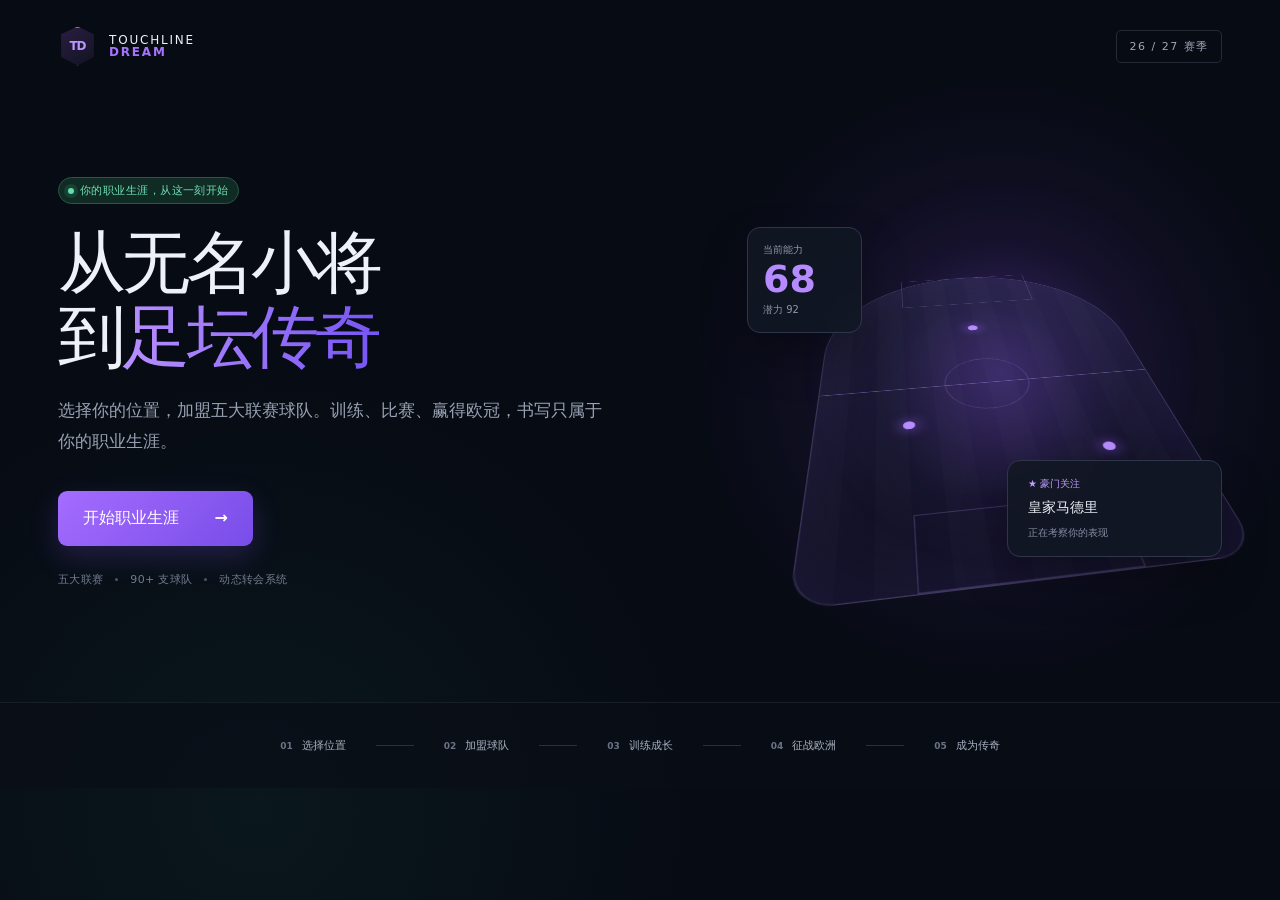
<file: index.html>
<!doctype html>
<html lang="zh-CN">
  <head>
    <meta charset="UTF-8">
    <meta name="viewport" content="width=device-width, initial-scale=1.0">
    <meta name="theme-color" content="#090d15">
    <title>Touchline Dream · 绿茵生涯</title>
    <link rel="icon" href="data:image/svg+xml,<svg xmlns=%22http://www.w3.org/2000/svg%22 viewBox=%220 0 100 100%22><text y=%22.9em%22 font-size=%2290%22>⚽</text></svg>">
    <script type="module" crossorigin src="./assets/index-Bre5NRjZ.js"></script>
    <link rel="stylesheet" crossorigin href="./assets/index-DWL1FswO.css">
  </head>
  <body>
    <div id="root"></div>
  </body>
</html>
</file>
<file: assets/index-DWL1FswO.css>
:root{font-family:Inter,Segoe UI,Microsoft YaHei,system-ui,sans-serif;color:#eef1f7;background:#070b14;font-synthesis:none;--ink:#eef1f7;--muted:#8f98aa;--panel:#111722;--panel2:#151c29;--line:#252d3a;--purple:#9a68ff;--green:#53d6a3}*{box-sizing:border-box}body{margin:0;min-width:320px;background:#070b14;color:var(--ink)}button,input{font:inherit}button{cursor:pointer}.primary{border:0;border-radius:9px;background:linear-gradient(135deg,#a56cff,#784de8);color:#fff;font-weight:700;padding:14px 20px;box-shadow:0 10px 28px #7e4ee83d;transition:.2s}.primary:hover{transform:translateY(-1px);filter:brightness(1.08)}.primary:disabled,button:disabled{opacity:.42;cursor:not-allowed;transform:none}.badge{display:inline-flex;align-items:center;gap:6px;border:1px solid #343c49;background:#1a212d;color:#b6becb;border-radius:999px;padding:5px 9px;font-size:11px;font-weight:700;letter-spacing:.04em;white-space:nowrap}.badge.live{color:#70e4b6;border-color:#245a49;background:#102b24}.badge.live i{width:6px;height:6px;border-radius:50%;background:#60dfa9;box-shadow:0 0 0 4px #53d6a31f}.badge.champions{color:#c9acff;border-color:#503a77;background:#251b39}.badge.europa{color:#ffcf74;border-color:#6b5127;background:#2d2417}.badge.conference{color:#6ce0bc;border-color:#285b4c;background:#132b25}.badge.good{color:#69dfb3;border-color:#285849;background:#132a24}.badge.muted{color:#9aa4b5;background:#181e28;border-color:#303745}.meter{height:6px;background:#252c38;border-radius:99px;overflow:hidden}.meter span{display:block;height:100%;border-radius:99px;background:#5aa9ff;transition:width .4s}.start-shell{min-height:100vh;overflow:hidden;background:radial-gradient(circle at 78% 42%,rgba(88,48,153,.26),transparent 27%),radial-gradient(circle at 20% 90%,rgba(29,110,91,.12),transparent 34%),#070b14;position:relative}.landing-nav{height:92px;max-width:1220px;margin:auto;display:flex;align-items:center;justify-content:space-between;padding:0 28px}.brand{display:flex;align-items:center;gap:12px;font-size:12px;line-height:1.03;letter-spacing:.15em}.brand b{color:#a774ff;font-weight:800}.brand-mark{width:39px;height:39px;display:grid;place-items:center;border:1px solid #915ff1;color:#ba94ff;font-weight:800;letter-spacing:-.08em;clip-path:polygon(50% 0,92% 20%,92% 78%,50% 100%,8% 78%,8% 20%);background:linear-gradient(145deg,#2a1d43,#111421)}.season-pill{font-size:11px;color:#9fa8b8;letter-spacing:.14em;border:1px solid #242b36;padding:8px 12px;border-radius:5px}.hero{max-width:1220px;min-height:610px;margin:auto;display:grid;grid-template-columns:1fr 1fr;align-items:center;padding:30px 28px 60px}.hero-copy{z-index:2}.hero h1{font-size:68px;line-height:1.08;margin:22px 0;font-weight:800;letter-spacing:-.055em}.hero h1 span{background:linear-gradient(90deg,#b890ff,#7755f4);-webkit-background-clip:text;color:transparent}.hero-copy>p{max-width:550px;color:#99a2b3;font-size:17px;line-height:1.8;margin-bottom:34px}.hero-cta{font-size:16px;padding:17px 25px}.hero-cta span{margin-left:30px}.feature-line{display:flex;align-items:center;gap:12px;color:#727c8e;font-size:11px;margin-top:26px;letter-spacing:.03em}.feature-line i{width:3px;height:3px;border-radius:50%;background:#4c5565}.stadium-art{height:520px;position:relative}.glow{position:absolute;width:400px;height:400px;right:20px;top:50px;background:radial-gradient(circle,rgba(146,92,255,.28),rgba(71,45,123,.08) 45%,transparent 70%);filter:blur(4px)}.pitch{position:absolute;width:330px;height:470px;right:70px;top:25px;border:1px solid rgba(172,141,239,.28);transform:perspective(600px) rotateX(54deg) rotate(-8deg);border-radius:180px 180px 35px 35px;background:linear-gradient(90deg,rgba(255,255,255,.012) 50%,transparent 50%),linear-gradient(#3763531f,#14192c0f);background-size:55px 100%,100%;box-shadow:0 0 90px #7548d02e inset}.pitch:after,.half{content:"";position:absolute;left:0;right:0;top:50%;border-top:1px solid rgba(172,141,239,.25)}.center-circle{position:absolute;width:85px;height:85px;border:1px solid rgba(172,141,239,.25);border-radius:50%;left:50%;top:50%;transform:translate(-50%,-50%)}.box{position:absolute;width:160px;height:70px;border:1px solid rgba(172,141,239,.24);left:50%;transform:translate(-50%)}.box.top{top:0}.box.bottom{bottom:0}.player-dot{position:absolute;width:11px;height:11px;border-radius:50%;background:#b78cff;box-shadow:0 0 16px #9c65ff}.p1{left:48%;top:26%}.p2{left:24%;top:61%}.p3{right:20%;top:72%}.floating-card{position:absolute;background:#121724e0;-webkit-backdrop-filter:blur(16px);backdrop-filter:blur(16px);border:1px solid #30364a;border-radius:13px;box-shadow:0 22px 45px #00000052}.rating-card{right:360px;top:105px;width:115px;padding:15px}.rating-card small,.rating-card span{display:block;color:#8f98a8;font-size:10px}.rating-card strong{font-size:38px;color:#b68bff;line-height:1.2}.offer-card{right:0;bottom:85px;padding:16px 20px;width:215px}.offer-card span{display:block;color:#c29dff;font-size:10px;margin-bottom:8px}.offer-card strong{display:block;font-size:14px;margin-bottom:4px}.offer-card small{color:#858fa2;font-size:10px}.career-path{height:86px;border-top:1px solid #181e28;display:flex;align-items:center;justify-content:center;gap:30px;background:#0a0e17ad}.career-path>div{display:flex;align-items:center;gap:9px;color:#a8b0bf;font-size:11px}.career-path b{color:#6b7486;font-size:9px}.career-path>i{width:38px;border-top:1px solid #29303b}.setup-shell{min-height:100vh;background:radial-gradient(circle at 50% -10%,rgba(119,73,214,.13),transparent 35%),#090d16}.setup-head{height:78px;border-bottom:1px solid #202633;display:flex;align-items:center;padding:0 30px;position:sticky;top:0;background:#090d16f0;-webkit-backdrop-filter:blur(14px);backdrop-filter:blur(14px);z-index:5}.icon-btn{width:38px;height:38px;border:1px solid #2a3240;border-radius:8px;background:#131925;color:#d5dae3}.setup-title{margin-left:18px;display:flex;flex-direction:column}.setup-title span{font-weight:700}.setup-title small{color:#7f899c;font-size:11px;margin-top:3px}.steps{margin-left:auto;display:flex;align-items:center}.steps span{width:26px;height:26px;border:1px solid #343b49;border-radius:50%;display:grid;place-items:center;color:#7c8799;font-size:11px}.steps span.active{border-color:#9466ee;color:#c7a9ff;background:#241936}.steps i{width:40px;border-top:1px solid #303744}.setup-content{max-width:870px;margin:0 auto;padding:64px 24px 100px}.setup-content.wide{max-width:980px}.eyebrow,.section-kicker{font-size:10px;color:#a877ff;font-weight:800;letter-spacing:.16em}.setup-content h2{font-size:34px;margin:10px 0 8px;letter-spacing:-.03em}.sub{margin:0 0 38px;color:#858fa1}.field-label{display:block;font-size:12px;font-weight:700;color:#aab2c0;margin:20px 0 9px}.name-input{width:100%;background:#121824;color:#edf0f5;border:1px solid #2c3442;border-radius:9px;padding:14px 16px;outline:none}.name-input:focus{border-color:#8859e6;box-shadow:0 0 0 3px #8859e61f}.position-grid{display:grid;grid-template-columns:repeat(2,1fr);gap:12px}.position-card{min-height:105px;text-align:left;display:flex;align-items:center;gap:16px;background:#111722;border:1px solid #272e3a;border-radius:11px;padding:16px;color:#edf0f5;position:relative;transition:.2s}.position-card:hover{border-color:#4c3d68;transform:translateY(-1px)}.position-card.selected{border-color:var(--pos);background:linear-gradient(120deg,color-mix(in srgb,var(--pos) 12%,#111722),#111722)}.pos-icon{width:48px;height:48px;border-radius:10px;display:grid;place-items:center;background:color-mix(in srgb,var(--pos) 15%,#171c26);color:var(--pos);font-size:20px}.position-card strong{font-size:14px}.position-card small{font-size:9px;color:var(--pos);margin-left:8px}.position-card p{margin:7px 0 0;color:#7f899b;font-size:11px}.check{position:absolute;right:14px;top:14px;width:18px;height:18px;border-radius:50%;display:grid;place-items:center;background:var(--pos);color:#111;font-size:10px}.continue{margin-top:30px;width:100%}.continue span{float:right}.league-tabs{display:grid;grid-template-columns:repeat(5,1fr);border-bottom:1px solid #282f3c;margin-bottom:16px}.league-tabs button{border:0;border-bottom:2px solid transparent;background:transparent;color:#7f899b;padding:14px 8px}.league-tabs button span{display:block;font-size:9px;letter-spacing:.1em;margin-bottom:4px}.league-tabs button.active{color:#c5a7ff;border-bottom-color:#9466ee}.club-list{display:grid;grid-template-columns:1fr 1fr;gap:8px;max-height:470px;overflow:auto;padding-right:5px}.club-row{display:flex;align-items:center;gap:12px;padding:11px 12px;background:#111722;border:1px solid #252d39;border-radius:9px;color:#e9edf3;text-align:left}.club-row:hover,.club-row.selected{border-color:#7652ba;background:#161c29}.club-crest{width:34px;height:34px;border-radius:9px;background:linear-gradient(145deg,color-mix(in srgb,var(--club) 60%,#263040),#1a202b);display:grid;place-items:center;color:#fff;font-weight:800;flex:0 0 auto}.club-name{display:flex;flex-direction:column;min-width:0;flex:1}.club-name strong{font-size:12px;white-space:nowrap;overflow:hidden;text-overflow:ellipsis}.club-name small{color:#717c8e;font-size:9px;margin-top:3px}.club-rating{text-align:right}.club-rating small{display:block;color:#717b8e;font-size:8px}.club-rating b{font-size:13px}.row-arrow{color:#657084}.setup-action{position:sticky;bottom:0;margin-top:16px;padding:13px 16px;display:flex;align-items:center;justify-content:space-between;background:#121824f2;border:1px solid #2b3341;border-radius:11px;-webkit-backdrop-filter:blur(14px);backdrop-filter:blur(14px)}.setup-action>div{display:grid;grid-template-columns:38px auto;grid-template-rows:auto auto;column-gap:10px}.mini-avatar{grid-row:1/3;width:38px;height:38px;border-radius:50%;display:grid;place-items:center;background:#262034;color:#b996ff}.setup-action strong{font-size:12px}.setup-action small{font-size:9px;color:#7e889a}.game-shell{min-height:100vh;display:grid;grid-template-columns:224px 1fr;background:#090d15}.game-shell aside{height:100vh;position:sticky;top:0;border-right:1px solid #202632;background:#0c111b;padding:25px 16px 16px;display:flex;flex-direction:column}.brand.small{margin:0 8px 30px}.profile-mini{display:flex;align-items:center;gap:9px;background:#131925;border:1px solid #252d39;border-radius:10px;padding:11px;margin-bottom:24px}.avatar{width:38px;height:38px;border-radius:50%;display:grid;place-items:center;background:color-mix(in srgb,var(--pos) 18%,#171d28);color:var(--pos);border:1px solid color-mix(in srgb,var(--pos) 45%,#25303a)}.profile-mini div{display:flex;flex-direction:column;min-width:0;flex:1}.profile-mini strong{font-size:11px;white-space:nowrap;overflow:hidden;text-overflow:ellipsis}.profile-mini small{font-size:9px;color:#788396}.profile-mini>b{font-size:18px;color:#c4a3ff}.game-shell aside nav{display:flex;flex-direction:column;gap:5px}.game-shell aside nav button{height:43px;border:0;border-radius:8px;background:transparent;color:#808b9e;text-align:left;padding:0 12px;display:flex;align-items:center;gap:12px;font-size:12px}.game-shell aside nav button span{font-size:16px;width:17px;text-align:center}.game-shell aside nav button:hover{background:#131a26;color:#c7ced9}.game-shell aside nav button.active{background:linear-gradient(90deg,#251b38,#161924);color:#c8abff;border-left:2px solid #9969f1}.game-shell aside nav button b{margin-left:auto;background:#9666ed;color:#fff;border-radius:99px;font-size:9px;padding:2px 6px}.new-career{margin-top:auto;border:0;background:transparent;color:#626d7f;font-size:10px;padding:12px}.dashboard{padding:28px 34px 60px;max-width:1500px;width:100%;margin:auto}.dash-head{display:flex;align-items:center;justify-content:space-between;margin-bottom:25px}.dash-head small{font-size:10px;color:#737e91}.dash-head h2{margin:5px 0 0;font-size:23px;letter-spacing:-.02em}.club-chip{display:flex;align-items:center;gap:10px}.club-chip div{display:flex;flex-direction:column}.club-chip strong{font-size:11px}.club-chip small{font-size:9px;color:#758092;margin-top:3px}.stat-grid{display:grid;grid-template-columns:1.15fr 1fr 1fr 1.15fr;gap:11px}.stat-card{position:relative;min-height:118px;background:#111722;border:1px solid #242c38;border-radius:11px;padding:17px;display:flex;flex-direction:column;overflow:hidden}.stat-card>span:first-child{color:#8993a4;font-size:10px}.stat-card>strong{font-size:29px;margin:7px 0 9px;letter-spacing:-.03em}.stat-card>strong small{font-size:12px;color:#8d97a8}.stat-card>small{font-size:9px;color:#7a8496}.stat-card .meter{width:72%;margin-bottom:9px}.primary-stat{background:linear-gradient(135deg,#1d1830,#131723);border-color:#3f315c}.primary-stat>strong{color:#c09cff}.rating-ring{position:absolute;width:90px;height:90px;border-radius:50%;right:-18px;bottom:-22px;background:conic-gradient(#9a68ff var(--pct),#292439 0);opacity:.22}.trend{font-size:9px!important;color:#61d3a9!important;margin-top:auto}.dash-grid{display:grid;grid-template-columns:1.45fr 1fr;gap:12px;margin-top:12px}.panel,.page-panel{background:#101620;border:1px solid #242c38;border-radius:11px;padding:19px}.panel-head{display:flex;align-items:flex-start;justify-content:space-between;margin-bottom:16px}.panel-head h3{font-size:14px;margin:4px 0 0}.panel-head button{border:0;background:transparent;color:#9a76db;font-size:10px}.fixture{display:grid;grid-template-columns:1fr 85px 1fr;align-items:center;padding:12px 0 17px}.team{text-align:center;display:flex;align-items:center;flex-direction:column}.big-crest{width:58px;height:58px;border-radius:18px;display:grid;place-items:center;font-size:21px;font-weight:800;margin-bottom:9px;background:linear-gradient(145deg,#6350a5,#241e3a);border:1px solid #6e59a4;box-shadow:0 13px 25px #0003}.big-crest.away{background:linear-gradient(145deg,#354863,#182231);border-color:#455c78}.team strong{font-size:11px;max-width:120px}.team small{color:#687486;font-size:8px;margin-top:3px}.versus{text-align:center;display:flex;flex-direction:column}.versus small,.versus span{font-size:8px;color:#697486}.versus b{font-size:17px;margin:7px}.match-btn{display:block;width:72%;margin:auto;padding:11px}.match-note{display:block;text-align:center;color:#626d7f;margin-top:9px}.attributes .attr{display:grid;grid-template-columns:38px 1fr 26px;align-items:center;gap:10px;margin:14px 0}.attr span,.attr b{font-size:10px}.attr b{text-align:right}.season-numbers{display:grid;grid-template-columns:repeat(4,1fr);padding:7px 0 20px}.season-numbers>div{display:flex;flex-direction:column;text-align:center;border-right:1px solid #252d39}.season-numbers>div:last-child{border:0}.season-numbers strong{font-size:20px}.season-numbers span{font-size:8px;color:#7f8a9b;margin-top:4px}.form-line{border-top:1px solid #252c38;padding-top:14px;display:flex;justify-content:space-between;align-items:center}.form-line>span{font-size:10px;color:#8791a2}.form-line div{display:flex;gap:6px}.form-line b{width:23px;height:23px;display:grid;place-items:center;border-radius:5px;font-size:9px}.form-line .W{background:#173b31;color:#65dcb0}.form-line .D{background:#34313a;color:#c8c2cd}.form-line .L{background:#43232a;color:#ff899a}.timeline>div{display:grid;grid-template-columns:10px 1fr auto;gap:10px;position:relative;padding-bottom:14px}.timeline i{width:7px;height:7px;border-radius:50%;background:#687486;margin-top:4px}.timeline .good i{background:#55d6a7}.timeline .bad i{background:#ff7187}.timeline div div{display:flex;flex-direction:column}.timeline strong{font-size:10px}.timeline small{color:#788396;font-size:9px;margin-top:3px}.timeline>div>span{font-size:8px;color:#5f6a7c}.alert{display:flex;align-items:center;gap:14px;border-radius:9px;padding:12px 15px;margin-bottom:12px;background:#1b1628;border:1px solid #47355f}.alert strong{font-size:11px;color:#c6a8ff}.alert span{font-size:10px;color:#8e98aa;flex:1}.alert button{border:0;background:transparent;color:#b995ff;font-size:10px}.alert.danger{background:#28161b;border-color:#60303b}.alert.danger strong{color:#ff8b9c}.page-panel{padding:24px;min-height:600px}.training-hero,.market-head{display:flex;justify-content:space-between;align-items:center;border-bottom:1px solid #252c38;padding-bottom:22px;margin-bottom:22px}.training-hero h3,.market-head h3{margin:6px 0;font-size:20px}.training-hero p,.market-head p{color:#7e899a;font-size:11px;margin:0}.training-hero>div:last-child{width:180px}.training-hero>div:last-child span{font-size:9px;color:#8b95a5}.training-hero>div:last-child strong{float:right;font-size:18px;margin-bottom:8px}.training-hero .meter{clear:both}.training-grid{display:grid;grid-template-columns:repeat(3,1fr);gap:11px}.training-card{text-align:left;position:relative;background:#141a25;color:#edf1f6;border:1px solid #29313d;border-radius:11px;padding:17px}.training-card:hover:not(:disabled){border-color:#6e50a4;transform:translateY(-2px)}.training-card.recommended{background:linear-gradient(145deg,#18182a,#131925)}.train-icon{font-size:23px;color:#af84ff}.training-card>.badge{position:absolute;right:13px;top:13px}.training-card h3{font-size:13px;margin:17px 0 5px}.training-card p{color:#7a8597;font-size:9px;height:25px}.training-card>div{border-top:1px solid #282f3b;padding-top:11px;display:flex;justify-content:space-between;font-size:9px;color:#8993a3}.training-card b{color:#61d9ac}.training-card em{color:#ff8798;font-style:normal}.rest-card{width:100%;display:flex;align-items:center;text-align:left;margin-top:12px;padding:16px;background:#111722;color:#e8ecf2;border:1px dashed #323b49;border-radius:10px}.rest-card>span{font-size:20px;color:#7da9e5;margin-right:14px}.rest-card div{display:flex;flex-direction:column;flex:1}.rest-card strong{font-size:11px}.rest-card small{font-size:9px;color:#778295;margin-top:3px}.rest-card>b{font-size:9px;color:#9c7bd8}.done-banner{margin-top:15px;border-radius:8px;padding:12px;text-align:center;background:#142a24;color:#65d6ab;font-size:10px}.competition-banner{border-radius:13px;padding:26px;background:radial-gradient(circle at 90%,rgba(150,102,238,.2),transparent 35%),linear-gradient(135deg,#1d1830,#111722);border:1px solid #41335d;display:flex;justify-content:space-between}.competition-banner h3{font-size:24px;margin:11px 0 6px}.competition-banner p{color:#969eac;font-size:11px}.trophy{font-size:70px;color:#a276ed;opacity:.45}.schedule-card{margin-top:16px;border:1px solid #29313d;border-radius:10px;overflow:hidden}.schedule-row{display:grid;grid-template-columns:75px 110px 1fr auto;align-items:center;gap:12px;padding:14px;border-bottom:1px solid #252d39}.schedule-row:last-child{border:0}.schedule-row>span,.schedule-row>small{font-size:9px;color:#7e899a}.schedule-row strong{font-size:11px}.schedule-row strong b{color:#667185;margin:0 8px}.schedule-row .primary{padding:9px 13px;font-size:10px}.career-header{display:flex;align-items:center;padding:20px;background:linear-gradient(135deg,#1d1830,#131823);border:1px solid #3a2d55;border-radius:12px;margin-bottom:14px}.avatar.large{width:76px;height:76px;font-size:28px;margin-right:18px}.career-header>div{flex:1}.career-header h2{margin:8px 0 3px}.career-header p{font-size:10px;color:#8892a4;margin:0}.career-header>strong{font-size:42px;color:#c09dff}.career-header>strong small{font-size:10px}.career-stats{display:grid;grid-template-columns:repeat(5,1fr);gap:9px;margin-bottom:14px}.career-stats>div{background:#131925;border:1px solid #272f3b;border-radius:9px;padding:14px;display:flex;flex-direction:column}.career-stats span{font-size:9px;color:#828c9d}.career-stats strong{font-size:18px;margin-top:6px}.growth-row{display:grid;grid-template-columns:55px 1fr 35px 55px;align-items:center;gap:12px;margin:14px 0}.growth-row span,.growth-row b,.growth-row small{font-size:10px}.growth-row small{color:#7b8698}.market-value{text-align:right}.market-value span{display:block;color:#7e899b;font-size:9px}.market-value strong{font-size:26px;color:#c3a2ff}.empty-offers{text-align:center;padding:70px 20px}.empty-offers>span{font-size:42px;color:#845ec7}.empty-offers h3{font-size:18px}.empty-offers p{font-size:10px;color:#818b9c}.empty-offers button{margin-top:15px}.offers-list{display:grid;grid-template-columns:repeat(2,1fr);gap:14px}.offer-sheet{background:linear-gradient(145deg,#1b1930,#131925);border:1px solid #443461;border-radius:12px;padding:20px}.offer-top{display:flex;gap:14px}.offer-top h2{font-size:19px;margin:9px 0 4px}.offer-top p{font-size:9px;color:#828c9d}.offer-terms{display:grid;grid-template-columns:repeat(3,1fr);border-top:1px solid #302b43;border-bottom:1px solid #302b43;margin:17px 0;padding:14px 0}.offer-terms div{display:flex;flex-direction:column}.offer-terms span{font-size:8px;color:#7f899a}.offer-terms strong{font-size:15px;margin-top:4px}.offer-sheet>.primary{width:70%}.decline{width:28%;background:transparent;border:0;color:#778294}.club-row.unavailable{opacity:.5;cursor:not-allowed}.club-row.unavailable:hover{border-color:#252d39;background:#111722}.life-hero{display:flex;justify-content:space-between;align-items:flex-start;border-bottom:1px solid #252c38;padding-bottom:22px;margin-bottom:18px}.life-hero h3{font-size:20px;margin:6px 0}.life-hero p{color:#7e899a;font-size:11px;margin:0}.relationship-grid{display:grid;grid-template-columns:repeat(3,1fr);gap:11px;margin-bottom:18px}.relationship-stat{background:#131925;border:1px solid #29313d;border-radius:10px;padding:15px}.relationship-stat>span{display:block;color:#8893a5;font-size:9px}.relationship-stat>strong{display:block;font-size:25px;margin:6px 0}.relationship-stat>.meter{margin-bottom:9px}.relationship-stat>small{color:#758092;font-size:9px}.life-grid{display:grid;grid-template-columns:repeat(3,1fr);gap:12px}.life-card{position:relative;background:linear-gradient(145deg,#151b28,#111722);border:1px solid #2a3240;border-radius:12px;padding:19px;min-height:275px;display:flex;flex-direction:column}.life-card>.badge{position:absolute;right:15px;top:15px}.life-icon{font-size:29px;color:#b58cff}.life-card h3{font-size:15px;margin:19px 0 8px}.life-card>p{color:#7d8799;font-size:10px;line-height:1.7;margin:0}.life-impact{display:flex;flex-direction:column;gap:4px;border-top:1px solid #29313d;margin-top:auto;padding:13px 0}.life-impact span{font-size:9px;color:#65d6ab}.life-impact em{font-style:normal;font-size:9px;color:#ff8798}.life-card .primary{width:100%;padding:10px}.match-center-grid{display:grid;grid-template-columns:1fr 1.15fr;gap:16px;margin-top:18px}.subhead{display:flex;align-items:flex-end;justify-content:space-between;margin-bottom:10px}.subhead h3{font-size:14px;margin:4px 0 0}.schedule-card.compact{margin-top:0}.standings{border:1px solid #29313d;border-radius:10px;overflow:hidden;background:#111722}.standings-head,.standing-row{display:grid;grid-template-columns:28px minmax(110px,1fr) repeat(5,28px) 32px;align-items:center;gap:5px;padding:8px 10px}.standings-head{background:#171d29;color:#6f7b8f;font-size:8px}.standing-row{border-top:1px solid #242c38;font-size:9px;position:relative}.standing-row:before{content:"";position:absolute;left:0;top:0;bottom:0;width:2px;background:transparent}.standing-row.ucl-zone:before{background:#a970ff}.standing-row.drop-zone:before{background:#ff7187}.standing-row.mine{background:#211a32;color:#d8c5ff}.standing-row strong{font-size:9px;white-space:nowrap;overflow:hidden;text-overflow:ellipsis}.standing-row span:not(:nth-child(2)),.standing-row b{text-align:center}.ucl-section{margin-top:24px}.ucl-fixtures{display:grid;grid-template-columns:1fr 1fr;gap:7px}.ucl-row{display:grid;grid-template-columns:62px 80px 1fr auto;align-items:center;gap:9px;background:#131925;border:1px solid #29313d;border-radius:8px;padding:10px}.ucl-row.current{border-color:#7652ba;background:#1c1930}.ucl-row>span,.ucl-row>small{font-size:8px;color:#7e899a}.ucl-row>strong{font-size:10px}.ucl-row strong b{color:#657084;margin:0 6px}.contract-hero,.finance-head{display:flex;justify-content:space-between;align-items:center;padding:24px;background:linear-gradient(135deg,#1d1830,#121823);border:1px solid #40315c;border-radius:12px;margin-bottom:16px}.contract-hero h3,.finance-head h3{font-size:21px;margin:7px 0}.contract-hero p,.finance-head p{color:#838d9f;font-size:10px;margin:0}.contract-stamp{border:1px solid #5bcba1;color:#62d5a9;border-radius:50%;width:84px;height:84px;display:grid;place-items:center;transform:rotate(-8deg);font-size:11px}.contract-grid{display:grid;grid-template-columns:repeat(4,1fr);gap:10px;margin-bottom:16px}.contract-grid>div{background:#131925;border:1px solid #29313d;border-radius:9px;padding:15px;display:flex;flex-direction:column}.contract-grid span{font-size:9px;color:#818c9e}.contract-grid strong{font-size:21px;margin:7px 0}.contract-grid small{font-size:8px;color:#6f7a8c}.contract-paper{background:#111722;border:1px solid #29313d;border-radius:11px;padding:8px 20px}.contract-clause{display:grid;grid-template-columns:42px 1fr;gap:12px;padding:18px 0;border-bottom:1px solid #29313d}.contract-clause:last-child{border:0}.contract-clause>b{color:#7255a8;font-size:17px}.contract-clause strong{font-size:11px}.contract-clause p{color:#7c8799;font-size:9px;line-height:1.7;margin:5px 0 0}.wallet{min-width:145px;background:#151b27;border:1px solid #3c3152;border-radius:10px;padding:13px}.wallet span,.wallet small{display:block;font-size:8px;color:#818b9c}.wallet strong{display:block;font-size:25px;color:#c2a2ff;margin:5px 0}.shop-grid{display:grid;grid-template-columns:repeat(3,1fr);gap:11px}.shop-card{position:relative;background:#131925;border:1px solid #29313d;border-radius:11px;padding:17px;display:flex;flex-direction:column;min-height:220px}.shop-card.owned{background:#12221e;border-color:#285445}.shop-card>.badge{position:absolute;right:13px;top:13px}.shop-icon{font-size:25px;color:#b58cff}.shop-card h3{font-size:12px;margin:15px 0 6px}.shop-card p{font-size:9px;color:#788396;line-height:1.6;margin:0}.shop-effect{font-size:10px;color:#61d5a9;margin:auto 0 12px;padding-top:12px}.shop-card .primary{width:100%;padding:9px}.spending-note{display:flex;gap:13px;align-items:center;margin-top:14px;padding:13px;background:#171b24;border:1px dashed #323b49;border-radius:9px}.spending-note strong{font-size:10px;color:#c2a2ff}.spending-note span{font-size:9px;color:#788396}.ucl-format{display:grid;grid-template-columns:repeat(4,1fr);gap:8px;margin-bottom:10px}.ucl-format>div{background:#151927;border:1px solid #332b48;border-radius:8px;padding:10px;display:flex;align-items:baseline;gap:7px}.ucl-format strong{font-size:17px;color:#bea0ff}.ucl-format span{font-size:8px;color:#7d8799}.application-hero{display:grid;grid-template-columns:1fr 180px;gap:20px;padding:24px;background:linear-gradient(135deg,#1d1830,#121823);border:1px solid #40315c;border-radius:12px;margin-bottom:12px}.application-hero h3{font-size:21px;margin:7px 0}.application-hero p{font-size:10px;line-height:1.7;color:#838d9f;margin:0}.application-hero>div:last-child{align-self:center;background:#131925;border:1px solid #3a3050;border-radius:9px;padding:13px}.application-hero>div:last-child span,.application-hero>div:last-child small{display:block;font-size:8px;color:#7d8799}.application-hero>div:last-child strong{display:block;font-size:16px;color:#c3a2ff;margin:6px 0}.application-rules{display:grid;grid-template-columns:repeat(3,1fr);gap:8px;margin-bottom:13px}.application-rules span{font-size:9px;color:#818c9d;background:#121824;border:1px solid #29313d;border-radius:8px;padding:10px}.application-rules b{color:#b996ff;margin-right:5px}.application-grid{display:grid;grid-template-columns:repeat(3,1fr);gap:9px}.application-card{background:#131925;border:1px solid #29313d;border-radius:10px;padding:14px;display:flex;flex-direction:column;min-height:205px}.application-card.super{border-color:#5a3f42;background:linear-gradient(145deg,#201820,#131925)}.application-card>div:first-child{display:flex;align-items:center;justify-content:space-between}.application-card h3{font-size:12px;margin:12px 0 4px}.application-card>p{font-size:8px;color:#747f91;margin:0}.requirement{display:grid;grid-template-columns:1fr auto;align-items:center;margin:auto 0 10px;padding-top:12px;border-top:1px solid #29313d}.requirement span,.requirement small{font-size:8px;color:#7d8799}.requirement strong{font-size:18px;color:#c2a2ff}.requirement small{grid-column:1/3;margin-top:3px}.application-card .primary{width:100%;padding:8px}.news-hero{display:grid;grid-template-columns:1fr 190px;gap:20px;padding:25px;background:radial-gradient(circle at 85%,rgba(150,102,238,.2),transparent 35%),linear-gradient(135deg,#1d1830,#111722);border:1px solid #41335d;border-radius:13px;margin-bottom:16px}.news-hero h3{font-size:25px;margin:12px 0 7px}.news-hero p{color:#9099a9;font-size:10px;line-height:1.7;margin:0}.news-window{align-self:center;background:#131925;border:1px solid #3a3050;border-radius:10px;padding:14px}.news-window span,.news-window small{display:block;font-size:8px;color:#7d8799}.news-window strong{display:block;font-size:16px;margin:6px 0;color:#c4a4ff}.news-layout{display:grid;grid-template-columns:1.55fr .75fr;gap:14px}.news-feed{display:flex;flex-direction:column;gap:9px}.news-item{background:#131925;border:1px solid #29313d;border-radius:10px;padding:15px}.news-item.lead{border-color:#4a3869;background:#18172a}.news-item>div{display:flex;align-items:center;gap:9px}.news-item>div>span{font-size:8px;color:#667184}.news-item h3{font-size:13px;margin:10px 0 5px}.news-item p{font-size:9px;color:#7d8799;line-height:1.7;margin:0}.news-sidebar{display:flex;flex-direction:column;gap:9px}.news-sidebar>div{background:#111722;border:1px solid #29313d;border-radius:9px;padding:14px;display:flex;flex-direction:column}.news-sidebar span{font-size:8px;color:#778295}.news-sidebar strong{font-size:11px;margin:7px 0}.news-sidebar small{font-size:8px;color:#667184;line-height:1.5}.window-banner{display:flex;align-items:center;gap:13px;padding:12px 14px;margin-bottom:15px;border-radius:9px;background:#23181c;border:1px solid #59313a}.window-banner.open{background:#14251f;border-color:#285240}.window-banner strong{font-size:10px;color:#ff899a}.window-banner.open strong{color:#61d5a9}.window-banner span{font-size:9px;color:#808a9c}.result-modal.with-highlights{width:min(560px,100%);padding:26px}.match-highlights{text-align:left;margin-top:15px;border-top:1px solid #2c3441;padding-top:12px}.match-highlights>strong{display:block;color:#b996ff;font-size:10px;margin-bottom:7px}.match-highlights>div{display:grid;grid-template-columns:35px 1fr;gap:9px;padding:6px 8px;border-radius:5px}.match-highlights>div:nth-child(2n){background:#151b26}.match-highlights b{font-size:9px;color:#7f8a9d}.match-highlights span{font-size:9px;color:#a4adbc}.match-highlights .goal{background:#153028!important}.match-highlights .goal b,.match-highlights .goal span{color:#66d9ad}.match-highlights .star b{color:#c2a1ff}.match-highlights .bad span{color:#ff8a9a}.modal-backdrop{position:fixed;top:0;right:0;bottom:0;left:0;background:#04070cc7;-webkit-backdrop-filter:blur(8px);backdrop-filter:blur(8px);z-index:20;display:grid;place-items:center;padding:20px}.result-modal{width:min(420px,100%);text-align:center;background:#121824;border:1px solid #303846;border-radius:16px;padding:34px;box-shadow:0 30px 80px #00000080}.modal-icon{width:70px;height:70px;margin:auto;border-radius:50%;display:grid;place-items:center;background:#241b38;color:#b68cff;font-size:27px}.result-modal.win .modal-icon{background:#15352c;color:#5cdda9}.result-modal.loss .modal-icon{background:#3b1e25;color:#ff8194}.result-modal.life .modal-icon{background:#2f2518;color:#ffd276}.result-modal h2{font-size:23px;margin:18px 0 8px}.result-modal p{font-size:11px;line-height:1.8;color:#8f99aa}.result-modal button{margin-top:13px;width:100%}@media(max-width:900px){.hero{grid-template-columns:1fr}.hero h1{font-size:54px}.stadium-art{display:none}.hero{min-height:580px}.club-list{grid-template-columns:1fr}.stat-grid{grid-template-columns:repeat(2,1fr)}.dash-grid,.match-center-grid,.news-layout{grid-template-columns:1fr}.training-grid{grid-template-columns:repeat(2,1fr)}.life-grid{grid-template-columns:1fr}.life-card{min-height:240px}.contract-grid,.shop-grid,.application-grid{grid-template-columns:repeat(2,1fr)}}@media(max-width:680px){.career-path{display:none}.landing-nav{height:72px}.hero{padding-top:50px;min-height:calc(100vh - 72px)}.hero h1{font-size:43px}.hero-copy>p{font-size:14px}.setup-content{padding-top:38px}.position-grid{grid-template-columns:1fr}.league-tabs{overflow:auto}.league-tabs button{min-width:86px}.setup-action{align-items:flex-end}.game-shell{display:block}.game-shell aside{height:auto;position:sticky;z-index:10;bottom:0;top:auto;border:0;border-top:1px solid #2a313d;padding:5px 8px;display:block;order:2}.game-shell aside>.brand,.profile-mini,.new-career{display:none}.game-shell aside nav{display:grid;grid-template-columns:repeat(5,1fr);gap:1px}.game-shell aside nav button{height:39px;flex-direction:column;gap:0;justify-content:center;padding:2px;font-size:6px;text-align:center}.game-shell aside nav button.active{border:0;border-top:2px solid #9969f1}.game-shell aside nav button span{font-size:10px}.game-shell aside nav button b{position:absolute;margin:0;transform:translate(12px,-12px)}.dashboard{padding:20px 14px 112px}.club-chip{display:none}.stat-grid{grid-template-columns:1fr 1fr}.stat-card{min-height:105px}.fixture{grid-template-columns:1fr 60px 1fr}.training-grid,.relationship-grid,.shop-grid,.contract-grid,.application-grid{grid-template-columns:1fr}.news-hero,.application-hero{grid-template-columns:1fr;padding:18px}.application-rules,.ucl-format{grid-template-columns:1fr 1fr}.schedule-row{grid-template-columns:60px 1fr}.schedule-row strong{grid-column:1/3}.schedule-row button,.schedule-row>small{grid-column:1/3}.standings-head,.standing-row{grid-template-columns:24px minmax(90px,1fr) repeat(5,24px) 28px;padding:7px 5px;gap:2px}.ucl-fixtures{grid-template-columns:1fr}.ucl-row{grid-template-columns:55px 68px 1fr}.ucl-row small{grid-column:1/4}.career-stats{grid-template-columns:repeat(2,1fr)}.career-header>strong{font-size:30px}.offers-list{grid-template-columns:1fr}.training-hero,.market-head,.life-hero,.finance-head,.contract-hero{align-items:flex-start;gap:20px}.contract-stamp{width:65px;height:65px}.finance-head{flex-direction:column}.wallet{width:100%}.training-hero>div:last-child{width:120px}.setup-head{padding:0 16px}.setup-content h2{font-size:28px}.setup-action .mini-avatar,.setup-action>div small{display:none}.setup-action>div{display:block}.setup-action .primary{padding:12px}.club-row .club-rating{display:none}}.squad-hero{display:flex;justify-content:space-between;gap:24px;align-items:center;padding:28px;border:1px solid #283756;border-radius:18px;background:linear-gradient(120deg,#121f39,#182944)}.squad-hero h3{font-size:28px;margin:5px 0}.squad-hero p{max-width:720px;color:#9ba8bd}.role-card{min-width:260px;padding:18px;border-radius:14px;background:#0d1729;border:1px solid #33415c}.role-card span,.role-card small{display:block;color:#92a0b5}.role-card strong{display:block;font-size:27px;color:#65e3b3;margin:5px 0}.squad-layout{display:grid;grid-template-columns:minmax(520px,1.45fr) minmax(260px,.65fr);gap:18px;margin-top:18px}.formation-card,.competition-card,.roster-card{background:#111d31;border:1px solid #283756;border-radius:18px;padding:20px}.formation-pitch{position:relative;height:610px;margin-top:14px;border:2px solid rgba(255,255,255,.55);border-radius:18px;overflow:hidden;background:repeating-linear-gradient(0deg,#176246 0,#176246 76px,#1b6b4d 76px,#1b6b4d 152px);box-shadow:inset 0 0 45px #082d24}.pitch-half{position:absolute;left:0;right:0;top:50%;border-top:2px solid rgba(255,255,255,.45)}.pitch-circle{position:absolute;width:120px;height:120px;border:2px solid rgba(255,255,255,.45);border-radius:50%;left:50%;top:50%;transform:translate(-50%,-50%)}.formation-pitch .pitch-box{position:absolute;left:27%;width:46%;height:16%;border:2px solid rgba(255,255,255,.45)}.formation-pitch .pitch-box.top{top:-2px}.formation-pitch .pitch-box.bottom{bottom:-2px}.formation-player{position:absolute;transform:translate(-50%,-50%);width:74px;text-align:center;color:#fff;z-index:2}.formation-player b{display:grid;place-items:center;margin:auto;width:38px;height:38px;border-radius:50%;background:#1a2333;border:3px solid #d9e3f3;box-shadow:0 5px 13px #03150f;font-size:13px}.formation-player strong{display:block;margin-top:3px;padding:2px 4px;border-radius:5px;background:#04110dc7;font-size:11px;white-space:nowrap;overflow:hidden;text-overflow:ellipsis}.formation-player small{color:#d7e9df}.formation-player.is-user b{background:#6336de;border-color:#d4c1ff;box-shadow:0 0 20px #a57cff}.formation-player.unavailable b{background:#8f3044;border-color:#ff9caf}.formation-legend{display:flex;gap:20px;margin-top:12px;color:#9eacbe;font-size:12px}.formation-legend i{display:inline-block;width:10px;height:10px;background:#d9e3f3;border-radius:50%;margin-right:5px}.formation-legend i.user{background:#8b60ef}.competition-card h3{font-size:23px;margin:6px 0 18px}.battle-player{position:relative;padding:15px;border-radius:12px;background:#0c1627;border:1px solid #2b3952}.battle-player.mine{border-color:#7651d7;background:#18152e}.battle-player span,.battle-player small{display:block;color:#8f9db1}.battle-player strong{display:block;margin:5px 46px 3px 0}.battle-player b{position:absolute;right:15px;top:19px;font-size:25px;color:#63dfb0}.battle-vs{text-align:center;color:#6f7f96;padding:8px;font-weight:800}.selection-meter{margin:22px 0}.selection-meter span{color:#9aa8ba}.selection-meter strong{float:right;color:#63dfb0}.competition-card>p{font-size:13px;line-height:1.7;color:#8f9db1}.roster-card{margin-top:18px}.roster-head,.roster-row{display:grid;grid-template-columns:2fr 1.2fr .55fr .55fr 1.1fr;align-items:center;gap:10px}.roster-head{padding:10px 14px;color:#718099;font-size:11px;text-transform:uppercase}.roster-row{padding:11px 14px;border-top:1px solid #26334a;color:#aab5c6}.roster-row.mine{background:#19172f;border-color:#6748ba;border-radius:9px;color:#fff}.roster-row strong em{font-style:normal;font-size:10px;padding:2px 5px;border-radius:7px;margin-left:7px;background:#724bdd}.roster-row>b{font-size:18px;color:#fff}.decision{max-width:760px!important}.decision-grid{display:grid;grid-template-columns:repeat(3,1fr);gap:12px;margin:20px 0 5px}.decision-grid button{text-align:left;padding:18px;border-radius:13px;border:1px solid #35425b;background:#101b2d;color:#fff;cursor:pointer}.decision-grid button:hover{border-color:#8e65ec;transform:translateY(-2px)}.decision-grid strong,.decision-grid span,.decision-grid b{display:block}.decision-grid strong{font-size:17px}.decision-grid span{color:#99a7ba;line-height:1.5;margin:8px 0 18px}.decision-grid b{color:#66dcae;font-size:12px}.done-banner.injury{border-color:#8d4051;color:#ff9bab}@media(max-width:900px){.squad-layout{grid-template-columns:1fr}.formation-pitch{height:520px}.squad-hero{align-items:flex-start;flex-direction:column}.role-card{width:100%}.decision-grid{grid-template-columns:1fr}.roster-head,.roster-row{grid-template-columns:1.8fr 1fr .5fr .7fr}.roster-head span:nth-child(3),.roster-row span:nth-child(3){display:none}}@media(max-width:600px){.formation-pitch{height:440px}.formation-player{width:58px}.formation-player b{width:32px;height:32px}.formation-player strong{font-size:9px}.squad-hero,.formation-card,.competition-card,.roster-card{padding:14px}.roster-head,.roster-row{grid-template-columns:1.6fr 1fr .6fr}.roster-head span:nth-child(4),.roster-row>b{display:none}}.strategy-board{display:grid;grid-template-columns:280px 1fr;gap:18px;margin:18px 0;padding:20px;border-radius:18px;border:1px solid #35466a;background:linear-gradient(120deg,#151d35,#101b2d)}.strategy-intro h3{font-size:21px;margin:5px 0}.strategy-intro p{color:#98a6ba;font-size:13px;line-height:1.55}.strategy-options{display:grid;grid-template-columns:repeat(4,1fr);gap:10px}.strategy-options button{padding:14px;text-align:left;border-radius:12px;background:#0c1627;border:1px solid #31405a;color:#fff;cursor:pointer}.strategy-options button:hover:not(:disabled),.strategy-options button.selected{border-color:#8f69ed;background:#201b3a}.strategy-options strong,.strategy-options small,.strategy-options span{display:block}.strategy-options small{margin:7px 0 13px;color:#91a0b5;line-height:1.4}.strategy-options span{color:#65deb0;font-size:11px;font-weight:800}.strategy-options button:disabled{opacity:.42;cursor:not-allowed}.strategy-board.locked{border-style:dashed}.match-stage{display:flex;align-items:center;justify-content:center;gap:8px;margin:16px 0}.match-stage span{display:grid;place-items:center;width:44px;height:32px;border-radius:18px;background:#1a2538;color:#75849a;font-weight:800}.match-stage span.active{background:#714bd1;color:#fff;box-shadow:0 0 15px #704bd177}.match-stage i{width:38px;border-top:2px solid #35425a}.badge.gossip{color:#ff8fc8;background:#4a1836;border-color:#74305a}@media(max-width:1000px){.strategy-board{grid-template-columns:1fr}.strategy-options{grid-template-columns:repeat(2,1fr)}}@media(max-width:600px){.strategy-options{grid-template-columns:1fr}.strategy-board{padding:14px}}.legend-transfer{width:100%;margin-top:8px;padding:10px;border-radius:10px;border:1px solid #d9af39;background:linear-gradient(135deg,#5b4211,#9c741d);color:#fff1b4;font-weight:800;cursor:pointer}.legend-transfer:disabled{opacity:.42;cursor:not-allowed}.ballon-hero{display:flex;justify-content:space-between;align-items:center;padding:34px;border-radius:22px;border:1px solid #8a6b24;background:radial-gradient(circle at 80% 30%,#6b4f16 0,#251f18 34%,#111826 72%);overflow:hidden}.ballon-hero h2{font-size:34px;margin:10px 0;color:#ffe9a0}.ballon-hero p{max-width:700px;color:#c6b98f;line-height:1.7}.golden-ball{position:relative;display:grid;place-items:center;width:160px;height:160px;border-radius:50%;font-size:150px;line-height:1;color:#e4b635;text-shadow:0 0 35px #f4c94d88}.golden-ball:after{content:"";position:absolute;width:95px;height:22px;bottom:7px;border-radius:50%;background:#8d6414;box-shadow:0 12px #382b18}.golden-ball span{position:absolute;bottom:-20px;font-size:13px;color:#f8df88;z-index:2}.ballon-grid{display:grid;grid-template-columns:1.1fr 1fr 1fr;gap:18px;margin-top:18px}.ballon-progress,.ballon-action{padding:24px;border-radius:18px;border:1px solid #3d4558;background:#111b2c}.ballon-progress>span,.ballon-action>span{color:#ad9a61;font-size:12px;font-weight:800;letter-spacing:1px}.ballon-progress>strong{display:block;font-size:58px;color:#f1ca52}.ballon-progress>strong small{font-size:20px}.ballon-progress p,.ballon-action p{color:#929fb2;line-height:1.6;font-size:13px}.ballon-action h3{font-size:21px;margin:8px 0}.ballon-action.final{border-color:#806621;background:linear-gradient(150deg,#191b25,#2b2314)}.ballon-history{display:flex;justify-content:space-between;margin-top:18px;padding:20px 24px;border-radius:14px;background:#2a2213;border:1px solid #765b1b;color:#f5d46f}.ballon-history span{font-size:20px;font-weight:900}@media(max-width:900px){.ballon-grid{grid-template-columns:1fr}.ballon-hero{align-items:flex-start}.golden-ball{width:100px;height:100px;font-size:95px}}@media(max-width:600px){.ballon-hero{padding:22px}.ballon-hero h2{font-size:27px}.golden-ball{display:none}}.modal-backdrop.ucl-night{background:linear-gradient(#030819b8,#020614e6),url(/assets/ucl-night-stadium-DBSc-gM7.webp) center/cover fixed}.result-modal.ucl-match{border-color:#4b73d9;background:linear-gradient(155deg,#0d1839f5,#070d1ef7);box-shadow:0 0 80px #256cff55}.result-modal.ucl-match:before{content:"EUROPEAN NIGHT";display:block;color:#79a6ff;font-size:10px;font-weight:900;letter-spacing:3px;margin-bottom:8px}.live-score-strip{display:grid;grid-template-columns:1fr auto 1fr;align-items:center;gap:15px;margin:14px 0;padding:12px 16px;border-radius:12px;background:#0a1427;border:1px solid #304361}.live-score-strip span:first-child{text-align:right}.live-score-strip span:last-child{text-align:left}.live-score-strip strong{font-size:24px;color:#fff}.match-stat-board{margin-top:16px;padding:16px;border-radius:13px;background:#0c1628;border:1px solid #30405b}.match-stat-board>strong{display:block;margin-bottom:12px}.match-stat-board>div{display:grid;grid-template-columns:repeat(6,1fr);gap:7px}.match-stat-board span{padding:8px 4px;border-radius:8px;background:#121f34;text-align:center;color:#8291a7;font-size:10px}.match-stat-board span b{display:block;color:#fff;font-size:17px;margin-top:3px}.match-stat-board p{margin:12px 0 0;color:#aeb9ca}.match-stat-board p b{color:#f4cd59}.ucl-heritage{display:flex;justify-content:space-between;gap:16px;margin:14px 0;padding:13px 18px;border:1px solid #4167c2;border-radius:12px;background:linear-gradient(90deg,#102c65,#151c36);color:#bcd2ff}.ucl-heritage strong{color:#fff}.ucl-heritage span{font-size:12px}@media(max-width:650px){.match-stat-board>div{grid-template-columns:repeat(3,1fr)}.ucl-heritage{flex-direction:column}.live-score-strip{gap:8px;font-size:11px}}.nationality-grid{display:grid;grid-template-columns:repeat(6,1fr);gap:9px;margin-bottom:24px}.nationality-grid button{padding:10px 6px;border-radius:11px;border:1px solid #303c53;background:#101a2b;color:#fff;cursor:pointer}.nationality-grid button.selected{border-color:#8d67e8;background:#211b3d}.nationality-grid span,.nationality-grid strong,.nationality-grid small{display:block}.nationality-grid span{font-size:22px}.nationality-grid small{color:#7f8da2}.national-hero{display:flex;align-items:center;gap:22px;padding:28px;border-radius:20px;background:linear-gradient(120deg,#15233b,#1b3151);border:1px solid #365276}.national-flag{font-size:70px}.national-hero h2{font-size:31px;margin:4px 0}.national-hero p{color:#9dadc2}.callup-status{margin-left:auto;padding:15px 18px;border-radius:12px;background:#0d1728}.callup-status span,.callup-status small{display:block;color:#8d9bb0}.callup-status strong{display:block;color:#65dfb0;font-size:21px;margin:3px 0}.national-stats,.world-summary{display:grid;grid-template-columns:repeat(4,1fr);gap:12px;margin:18px 0}.national-stats>div,.world-summary>div{padding:18px;border:1px solid #2c3a52;border-radius:14px;background:#111c2f}.national-stats span,.world-summary span{display:block;color:#8796aa}.national-stats strong,.world-summary strong{display:block;font-size:28px;margin-top:4px}.international-window{display:flex;align-items:center;justify-content:space-between;gap:20px;padding:22px;border-radius:16px;background:#111d31;border:1px solid #2e3f5b}.international-window h3{margin:8px 0}.international-window p{color:#8e9cb0}.trophy-list,.honours-grid>div{margin-top:18px;padding:20px;border-radius:16px;border:1px solid #665222;background:linear-gradient(145deg,#191c27,#292313)}.trophy-list>div,.honours-grid span{display:flex;gap:12px;align-items:center;padding:10px;border-top:1px solid #55451f;color:#f3cd59}.trophy-list small,.honours-grid small{margin-left:auto;color:#a99a6c}.world-hero{display:flex;justify-content:space-between;align-items:center;padding:28px;border-radius:19px;background:linear-gradient(120deg,#14223a,#172c35);border:1px solid #31505a}.world-hero h2{font-size:30px;margin:5px 0}.world-hero p{color:#91a0b5}.world-feed{display:grid;grid-template-columns:repeat(2,1fr);gap:13px}.world-feed article{padding:19px;border-radius:14px;background:#101b2d;border:1px solid #293951}.world-feed article h3{margin:10px 0}.world-feed article p,.world-feed article small{color:#8f9db1}.honours-grid{display:grid;grid-template-columns:1fr 1fr;gap:16px;margin-bottom:18px}.honours-grid h3{margin-top:0}.honours-grid p{color:#978f75}@media(max-width:800px){.nationality-grid{grid-template-columns:repeat(3,1fr)}.national-hero{align-items:flex-start;flex-wrap:wrap}.callup-status{margin-left:0;width:100%}.world-feed,.honours-grid{grid-template-columns:1fr}}@media(max-width:550px){.nationality-grid,.national-stats,.world-summary{grid-template-columns:repeat(2,1fr)}.international-window{align-items:flex-start;flex-direction:column}}.live-match-pitch{position:relative;height:330px;margin:14px 0;border:2px solid rgba(255,255,255,.5);border-radius:14px;overflow:hidden;background:repeating-linear-gradient(90deg,#176245 0,#176245 74px,#1d704f 74px,#1d704f 148px);box-shadow:inset 0 0 35px #062b20}.live-half{position:absolute;left:50%;top:0;bottom:0;border-left:2px solid rgba(255,255,255,.4)}.live-circle{position:absolute;left:50%;top:50%;width:82px;height:82px;border:2px solid rgba(255,255,255,.4);border-radius:50%;transform:translate(-50%,-50%)}.live-match-pitch .live-box{position:absolute;top:25%;width:16%;height:50%;border:2px solid rgba(255,255,255,.4)}.live-match-pitch .live-box.top{left:-2px}.live-match-pitch .live-box.bottom{right:-2px}.match-dot{position:absolute;display:grid;place-items:center;width:25px;height:25px;border-radius:50%;transform:translate(-50%,-50%);transition:left .55s ease,top .55s ease;z-index:2;box-shadow:0 3px 8px #042018}.match-dot b{font-size:8px;color:#fff}.match-dot.home{background:#3d79e6;border:2px solid #bcd2ff}.match-dot.away{background:#e34e5f;border:2px solid #ffd0d5}.match-dot.controlled{width:31px;height:31px;background:#8c55ed;border:3px solid #ffe56e;box-shadow:0 0 16px #fff06e}.match-ball{position:absolute;transform:translate(-50%,-50%);color:#fff;font-size:13px;transition:left .55s ease,top .55s ease;z-index:4;text-shadow:0 1px 5px #000}.pitch-team-label{position:absolute;padding:3px 7px;border-radius:5px;background:#020e0ab8;color:#fff;font-size:9px;font-weight:800;z-index:3}.pitch-team-label.home{left:8px;bottom:6px}.pitch-team-label.away{right:8px;top:6px}.player-commands{grid-template-columns:repeat(3,1fr)}.result-modal.decision{max-width:820px}@media(max-width:600px){.live-match-pitch{height:250px}.match-dot{width:20px;height:20px}.match-dot.controlled{width:25px;height:25px}.player-commands{grid-template-columns:repeat(2,1fr)}}.modal-backdrop.live-backdrop{padding:18px;background:#020710f0;overflow:auto}.result-modal.live{width:min(1120px,100%);max-width:none;padding:0;background:#07111f;border:1px solid #30445f;overflow:hidden;text-align:left}.result-modal.live:before{display:none}.continuous-match{position:relative}.live-hud{display:grid;grid-template-columns:1fr auto auto auto;align-items:center;gap:10px;padding:12px 16px;background:linear-gradient(90deg,#0b1a2c,#121d31);border-bottom:1px solid #30445f}.live-hud small{display:block;color:#8292aa;font-size:9px;margin-bottom:3px}.live-hud strong{font-size:13px}.live-hud strong b{padding:3px 9px;margin:0 7px;border-radius:6px;background:#050b13;color:#fff;font-size:18px}.live-hud>span{font-size:19px;font-weight:900;color:#f0cc58;min-width:48px;text-align:center}.live-hud button{border:1px solid #34455f;background:#152238;color:#c6d2e2;border-radius:7px;padding:7px 10px;cursor:pointer}.live-match-pitch.playable{height:min(57vh,560px);min-height:360px;margin:0;border:0;border-radius:0;cursor:crosshair;background:repeating-linear-gradient(90deg,#0f6b43 0,#0f6b43 82px,#14794c 82px,#14794c 164px);box-shadow:inset 0 0 80px #00000059}.live-match-pitch.playable.ucl-pitch{background:radial-gradient(circle at 50% 50%,#1f705a26,#040b1f3d),repeating-linear-gradient(90deg,#0d5e43 0,#0d5e43 82px,#116a49 82px,#116a49 164px)}.live-match-pitch.playable:before,.live-match-pitch.playable:after{content:"";position:absolute;top:39%;width:7%;height:22%;border:2px solid rgba(255,255,255,.55);z-index:1}.live-match-pitch.playable:before{left:-2px}.live-match-pitch.playable:after{right:-2px}.live-match-pitch.playable .match-dot{transition:left .28s linear,top .28s linear}.match-dot.on-ball{animation:controlledPulse 1s ease-in-out infinite}.match-dot.on-ball:after{content:"";position:absolute;top:-8px;right:-8px;bottom:-8px;left:-8px;border:2px solid #ffdf62;border-radius:50%}@keyframes controlledPulse{50%{box-shadow:0 0 25px #ffe56e}}.live-status{display:grid;grid-template-columns:auto 1fr minmax(180px,260px);align-items:center;gap:14px;padding:10px 15px;background:#0b1627;border-top:1px solid #243953;border-bottom:1px solid #243953}.live-status>span{font-size:10px;font-weight:900;padding:5px 8px;border-radius:6px}.live-status .ours{color:#69ddb3;background:#123127}.live-status .theirs{color:#ff9fab;background:#351b23}.live-status p{margin:0;color:#aab7c9;font-size:10px}.live-status>div{display:grid;grid-template-columns:auto 1fr auto;align-items:center;gap:7px}.live-status small,.live-status strong{font-size:9px}.live-status i{height:7px;background:#233249;border-radius:5px;overflow:hidden}.live-status i b{display:block;height:100%;background:linear-gradient(90deg,#e9b54b,#59d6a5);transition:width .25s}.live-controls{display:grid;grid-template-columns:150px 1fr;gap:16px;padding:14px 16px;background:#091321}.move-pad{display:grid;grid-template-columns:repeat(3,1fr);grid-template-rows:repeat(2,38px);gap:5px}.move-pad button{border:1px solid #334762;background:#14233a;color:#fff;border-radius:7px;font-size:17px;cursor:pointer}.move-pad button:first-child{grid-column:2}.move-pad button:nth-child(2){grid-column:1;grid-row:2}.move-pad button:nth-child(3){grid-column:2;grid-row:2}.move-pad button:nth-child(4){grid-column:3;grid-row:2}.action-pad{display:grid;grid-template-columns:repeat(6,1fr);gap:7px}.action-pad button{min-height:81px;border:1px solid #3b506e;background:linear-gradient(145deg,#152742,#101c31);color:#fff;border-radius:9px;cursor:pointer;transition:.18s}.action-pad button:hover{transform:translateY(-2px);border-color:#8d68e8;background:#211d41}.action-pad strong,.action-pad small{display:block}.action-pad strong{font-size:11px}.action-pad small{margin-top:6px;color:#74859b;font-size:8px}.live-mini-stats{display:flex;gap:18px;justify-content:center;padding:8px 15px;background:#070f1b;border-top:1px solid #263750;color:#78889e;font-size:9px}.live-mini-stats b{color:#e7edf5;margin-left:4px}.goal-celebration{position:absolute;top:0;right:0;bottom:0;left:0;z-index:12;display:flex;flex-direction:column;align-items:center;justify-content:center;background:radial-gradient(circle,#3f6aff5c,#020817e0 64%);overflow:hidden;animation:goalFlash 2.2s ease both}.goal-celebration.away{background:radial-gradient(circle,#da3b5557,#120308e6 64%)}.goal-celebration strong{position:relative;font-size:clamp(56px,10vw,126px);line-height:.9;font-style:italic;letter-spacing:8px;color:#fff;text-shadow:0 0 18px #6fa7ff,0 8px 0 rgba(0,0,0,.22);animation:goalText .65s cubic-bezier(.17,.89,.32,1.45)}.goal-celebration span{position:relative;margin-top:18px;font-size:19px;font-weight:900;color:#f7d75f;letter-spacing:5px}.goal-celebration small{position:relative;margin-top:8px;color:#c7d7ee}.goal-rings,.goal-rings:before,.goal-rings:after{position:absolute;width:180px;height:180px;border:3px solid rgba(255,255,255,.6);border-radius:50%;content:"";animation:goalRing 1.4s ease-out infinite}.goal-rings:before{top:-55px;right:-55px;bottom:-55px;left:-55px}.goal-rings:after{top:-110px;right:-110px;bottom:-110px;left:-110px}@keyframes goalFlash{0%{opacity:0}8%,84%{opacity:1}to{opacity:0}}@keyframes goalText{0%{transform:scale(.15) rotate(-8deg);opacity:0}70%{transform:scale(1.08) rotate(1deg)}to{transform:scale(1)}}@keyframes goalRing{0%{transform:scale(.2);opacity:.8}to{transform:scale(3.5);opacity:0}}@media(prefers-reduced-motion:reduce){.goal-celebration,.goal-celebration strong,.goal-rings,.goal-rings:before,.goal-rings:after,.match-dot.on-ball{animation:none!important}.live-match-pitch.playable .match-dot{transition:none}}@media(max-width:760px){.modal-backdrop.live-backdrop{padding:0}.result-modal.live{min-height:100%;border-radius:0}.live-hud{grid-template-columns:1fr auto auto}.live-hud>span{grid-row:1/3;grid-column:2}.live-hud button:last-child{grid-column:3}.live-match-pitch.playable{height:47vh;min-height:310px}.live-status{grid-template-columns:1fr auto}.live-status p{grid-column:1/3;grid-row:2}.live-status>div{min-width:150px}.live-controls{grid-template-columns:104px 1fr;padding:10px;gap:9px}.move-pad{grid-template-rows:repeat(2,36px)}.action-pad{grid-template-columns:repeat(3,1fr)}.action-pad button{min-height:55px}.live-mini-stats{flex-wrap:wrap;gap:8px 15px}.goal-celebration strong{font-size:52px;letter-spacing:4px}.goal-celebration span{font-size:14px;letter-spacing:2px}}@media(max-width:430px){.live-match-pitch.playable{height:43vh;min-height:270px}.match-dot{font-size:7px}.live-controls{grid-template-columns:88px 1fr}.action-pad button{padding:5px 3px}.action-pad strong{font-size:9px}.live-status{padding:8px}.live-hud{padding:8px 10px}.live-hud strong{font-size:10px}.live-hud strong b{font-size:14px;margin:0 3px}.goal-celebration strong{font-size:44px}}.talent-setup{max-width:1000px}.talent-title{display:flex;align-items:flex-end;justify-content:space-between;gap:20px}.talent-title h2{margin-bottom:8px}.talent-points{min-width:105px;padding:12px 18px;border:1px solid #4c3b6e;border-radius:12px;background:#19162a;text-align:center}.talent-points.complete{border-color:#2f715b;background:#112a22}.talent-points span,.talent-points strong{display:block}.talent-points span{font-size:9px;color:#8c98aa}.talent-points strong{font-size:29px;color:#c4a7ff;margin-top:3px}.talent-points.complete strong{color:#65dfb0}.talent-grid{display:grid;grid-template-columns:repeat(2,1fr);gap:11px;margin:22px 0}.talent-card{display:grid;grid-template-columns:48px 1fr auto;grid-template-rows:auto auto;align-items:center;gap:10px 14px;padding:17px;border:1px solid #2c374a;border-radius:12px;background:#111927;transition:.2s}.talent-card.active{border-color:#57437b;background:linear-gradient(145deg,#1b1830,#121a28)}.talent-icon{display:grid;place-items:center;width:48px;height:48px;border-radius:12px;background:#1e2940;color:#ac87ff;font-size:22px}.talent-copy>span{color:#8c6ed0;font-size:8px;font-weight:900;letter-spacing:1px}.talent-copy h3{font-size:13px;margin:4px 0}.talent-copy p{font-size:9px;color:#7f8a9b;margin:0;line-height:1.55}.talent-level{display:flex;align-items:center;gap:8px}.talent-level button{display:grid;place-items:center;width:30px;height:30px;padding:0;border:1px solid #40506a;border-radius:8px;background:#172338;color:#fff;font-size:17px;cursor:pointer}.talent-level button:disabled{opacity:.3;cursor:not-allowed}.talent-level strong{min-width:37px;text-align:center;font-size:21px}.talent-level strong small{font-size:8px;color:#728096}.talent-pips{grid-column:2/4;display:grid;grid-template-columns:repeat(4,1fr);gap:4px}.talent-pips i{height:4px;border-radius:4px;background:#29364a}.talent-pips i.filled{background:linear-gradient(90deg,#7c56d8,#b692ff);box-shadow:0 0 8px #875ee466}.talent-summary{display:flex;align-items:center;gap:13px;padding:16px;border:1px solid #3d4b61;border-radius:13px;background:#111a29}.talent-summary>div{display:flex;flex:1;flex-direction:column}.talent-summary strong{font-size:12px}.talent-summary small{font-size:9px;color:#7f8b9d;margin-top:4px}.talent-summary .primary{padding:11px 18px}.age-career-panel{margin:16px 0;padding:20px;border:1px solid #394760;border-radius:14px;background:linear-gradient(135deg,#121d31,#17182b)}.age-career-panel h3{margin:9px 0 5px}.age-career-panel p{margin:0;color:#8996a9;font-size:9px;line-height:1.7}.age-track{display:grid;grid-template-columns:repeat(6,1fr);gap:5px;margin-top:17px}.age-track span{position:relative;padding:9px 5px;border-top:3px solid #29364a;text-align:center;color:#66758a}.age-track span.reached{border-color:#9a73ee;color:#d7c6ff}.age-track b,.age-track small{display:block}.age-track b{font-size:9px}.age-track small{font-size:8px;margin-top:3px}.career-talents{margin:16px 0;padding:18px;border:1px solid #303d54;border-radius:14px;background:#111b2d}.career-talents>div:last-child{display:grid;grid-template-columns:repeat(5,1fr);gap:7px}.career-talents article{display:grid;grid-template-columns:auto 1fr auto;align-items:center;gap:8px;padding:10px;background:#151f32;border-radius:9px}.career-talents article>span{color:#b694ff;font-size:17px}.career-talents article strong,.career-talents article small{display:block}.career-talents article strong{font-size:9px}.career-talents article small{font-size:7px;color:#707f94;line-height:1.4;margin-top:3px}.career-talents article>b{font-size:18px;color:#c6a8ff}.career-talents article>b small{display:inline;font-size:7px}.retirement-panel{display:flex;align-items:center;justify-content:space-between;gap:20px;margin-top:16px;padding:21px;border:1px solid #563943;border-radius:14px;background:linear-gradient(135deg,#24171d,#131923)}.retirement-panel.retired{border-color:#615326;background:linear-gradient(135deg,#282311,#171923)}.retirement-panel span{font-size:8px;color:#dd7f91;letter-spacing:2px}.retirement-panel.retired span{color:#e7c858}.retirement-panel h3{margin:6px 0}.retirement-panel p{max-width:670px;margin:0;color:#8b96a6;font-size:9px;line-height:1.6}.retirement-panel .decline{min-width:190px}@media(max-width:760px){.talent-grid{grid-template-columns:1fr}.talent-title{align-items:flex-start}.talent-summary{align-items:flex-start;flex-wrap:wrap}.talent-summary .primary{width:100%}.career-talents>div:last-child{grid-template-columns:repeat(2,1fr)}.age-track{grid-template-columns:repeat(3,1fr)}.retirement-panel{align-items:flex-start;flex-direction:column}.retirement-panel .decline{width:100%}}@media(max-width:430px){.talent-title{gap:10px}.talent-title h2{font-size:21px}.talent-points{min-width:78px;padding:9px}.talent-card{grid-template-columns:40px 1fr;grid-template-rows:auto auto auto}.talent-icon{width:40px;height:40px}.talent-level{grid-column:1/3;justify-content:flex-end}.talent-pips{grid-column:1/3}.career-talents>div:last-child{grid-template-columns:1fr}}.ronaldo-event{display:grid;grid-template-columns:78px 1fr auto;align-items:center;gap:18px;margin:16px 0;padding:20px;border:1px solid #d0a632;border-radius:15px;background:radial-gradient(circle at 5%,rgba(245,207,81,.18),transparent 26%),linear-gradient(135deg,#28230f,#171b28);box-shadow:0 0 28px #e0b5321a}.ronaldo-event.used{border-color:#3b4658;background:#141b27;box-shadow:none}.ronaldo-event.completed{border-color:#8c6f24;background:linear-gradient(135deg,#2e2710,#171b28)}.cr7-mark{display:grid;place-items:center;width:72px;height:72px;border:2px solid #e5c453;border-radius:50%;background:#101622;color:#f6d662;transform:rotate(-4deg)}.cr7-mark strong{font-size:36px;line-height:.8}.cr7-mark span{font-size:8px;letter-spacing:3px}.ronaldo-event h3{margin:7px 0 4px}.ronaldo-event p{margin:0;color:#9ba5b4;font-size:9px;line-height:1.65}.ronaldo-event>.primary{min-width:210px}.modal-backdrop.ronaldo-backdrop{background:radial-gradient(circle at 50% 15%,rgba(235,193,62,.2),transparent 36%),#03070ef0}.result-modal.ronaldo{width:min(760px,100%);max-width:none;padding:0;overflow:hidden;border:1px solid #a3822c;background:#0b121e;text-align:left}.ronaldo-game{padding:28px}.cr-game-head{display:flex;align-items:center;justify-content:space-between;gap:18px}.cr-game-head>div:first-child>span{font-size:8px;color:#e3bd48;letter-spacing:3px}.cr-game-head h2{font-size:23px;margin:7px 0}.cr-game-head p{font-size:9px;color:#929eaf;margin:0}.cr-game-head>div:last-child{min-width:74px;text-align:center}.cr-game-head>div:last-child strong,.cr-game-head>div:last-child small{display:block}.cr-game-head>div:last-child strong{font-size:34px;color:#f2cf55}.cr-game-head>div:last-child small{font-size:8px;color:#7d899b}.cr-training-scene{position:relative;height:220px;margin:20px 0;border-radius:14px;overflow:hidden;background:radial-gradient(circle at 30% 70%,rgba(240,195,58,.16),transparent 30%),linear-gradient(#111b2d 0,#111b2d 62%,#17583f 62%);border:1px solid #354056}.cr-training-scene:after{content:"";position:absolute;left:0;right:0;top:62%;border-top:2px solid rgba(255,255,255,.25)}.cr-silhouette{position:absolute;left:18%;bottom:27%;z-index:2;width:60px;height:105px;border-radius:30px 30px 18px 18px;background:linear-gradient(#1c2638,#050910);transform:skew(-4deg)}.cr-silhouette:before,.cr-silhouette:after{content:"";position:absolute;background:#080c14}.cr-silhouette:before{width:42px;height:42px;border-radius:50%;left:10px;top:-33px}.cr-silhouette:after{width:88px;height:14px;border-radius:10px;left:-14px;top:33px;transform:rotate(-13deg)}.cr-silhouette b{position:absolute;z-index:2;left:20px;top:23px;color:#e7c751;font-size:26px}.cr-silhouette span{position:absolute;z-index:2;left:20px;top:54px;color:#b7c2d0;font-size:8px}.cr-ball{position:absolute;left:33%;bottom:23%;z-index:3;color:#fff;font-size:23px;text-shadow:0 2px 5px #000}.cr-goal{position:absolute;right:10%;bottom:22%;width:31%;height:48%;border:4px solid rgba(255,255,255,.76);border-bottom:0;transform:perspective(300px) rotateY(-6deg)}.cr-goal i{position:absolute;background:#ffffff2e}.cr-goal i:nth-child(1),.cr-goal i:nth-child(2){top:0;bottom:0;width:1px}.cr-goal i:nth-child(1){left:33%}.cr-goal i:nth-child(2){left:66%}.cr-goal i:nth-child(3),.cr-goal i:nth-child(4){left:0;right:0;height:1px}.cr-goal i:nth-child(3){top:33%}.cr-goal i:nth-child(4){top:66%}.cr-round{display:grid;grid-template-columns:auto 1fr auto;align-items:center;gap:13px}.cr-round>span,.cr-round>strong{font-size:9px}.cr-round>strong{color:#e7c44f}.cr-round>div{display:flex;gap:5px}.cr-round i{width:22px;height:5px;border-radius:5px;background:#263449}.cr-round i.current{background:#a7832e}.cr-round i.hit{background:#58d2a3}.cr-round i.miss{background:#d85b6c}.timing-bar{position:relative;height:30px;margin:16px 0;border-radius:16px;background:linear-gradient(90deg,#792f3c,#d19536,#3c8d69,#d19536,#792f3c);border:3px solid #172236;box-shadow:inset 0 0 10px #0006}.timing-target{position:absolute;top:-3px;bottom:-3px;border:3px solid #ffe477;border-radius:14px;background:#ffe66a2e;box-shadow:0 0 15px #f6d55a}.timing-bar>span{position:absolute;top:-9px;width:8px;height:43px;border-radius:4px;background:#fff;transform:translate(-50%);box-shadow:0 0 11px #fff;transition:left .02s linear}.cr-shoot{width:100%;padding:12px}.cr-warning{display:block;margin-top:10px;text-align:center;color:#7d8999;font-size:8px}@media(max-width:650px){.ronaldo-event{grid-template-columns:58px 1fr}.cr7-mark{width:56px;height:56px}.cr7-mark strong{font-size:27px}.ronaldo-event>.primary{grid-column:1/3;width:100%}.ronaldo-game{padding:18px}.cr-game-head h2{font-size:18px}.cr-training-scene{height:180px}.cr-silhouette{left:12%;transform:scale(.82)}.cr-goal{right:6%;width:38%}.cr-round{grid-template-columns:1fr auto}.cr-round>div{grid-column:1/3;grid-row:2}.cr-round>strong{grid-column:2}}.china-squad{margin:18px 0;padding:20px;border-radius:16px;border:1px solid #7e333d;background:linear-gradient(135deg,#28131b,#161b2b)}.china-squad>div:last-child{display:grid;grid-template-columns:repeat(4,1fr);gap:8px}.china-squad>div>span{display:grid;grid-template-columns:1fr auto;gap:2px 8px;padding:9px;border-radius:9px;background:#121b2b}.china-squad b{font-size:12px}.china-squad small{color:#8d9aab}.china-squad em{grid-column:2;grid-row:1/3;align-self:center;color:#f1ce59;font-style:normal;font-weight:900}@media(max-width:700px){.china-squad>div:last-child{grid-template-columns:repeat(2,1fr)}}@media(max-width:420px){.china-squad>div:last-child{grid-template-columns:1fr}}.media-dashboard{display:grid;grid-template-columns:repeat(3,1fr);gap:10px;margin-bottom:12px}.media-dashboard>div{background:#111722;border:1px solid #29313d;border-radius:9px;padding:13px}.media-dashboard span{font-size:8px;color:#7b8698}.media-dashboard strong{display:block;font-size:20px;margin:5px 0}.press-conference-card{display:flex;align-items:center;justify-content:space-between;gap:18px;padding:18px;margin-bottom:14px;background:linear-gradient(120deg,#21172f,#141a27);border:1px solid #493565;border-radius:11px}.press-conference-card h3{font-size:14px;margin:7px 0 4px}.press-conference-card p{font-size:9px;color:#858fa1;margin:0}.news-item{-webkit-appearance:none;-moz-appearance:none;appearance:none;color:inherit;font:inherit;text-align:left;width:100%;cursor:pointer;transition:.18s transform,.18s border-color}.news-item:hover{transform:translateY(-2px);border-color:#7652ba}.news-item-action{display:block!important;margin-top:10px;color:#b996ff!important;font-size:8px!important}.news-detail{text-align:left;max-height:min(78vh,720px);overflow:auto;padding:4px}.news-detail h2{font-size:24px;line-height:1.25;margin:14px 0 9px}.news-detail>p{color:#9099aa;line-height:1.7}.news-detail>small{color:#657084}.news-detail>h3{font-size:11px;margin:22px 0 9px}.news-response-grid{display:grid;grid-template-columns:1fr 1fr;gap:7px;margin-bottom:14px}.news-response-grid button,.press-answers button{background:#151b27;border:1px solid #303949;border-radius:8px;padding:12px;text-align:left;color:#fff}.news-response-grid button:hover,.press-answers button:hover{border-color:#986cf0;background:#201933}.news-response-grid strong,.press-answers strong{display:block;font-size:10px;margin-bottom:5px}.news-response-grid span,.press-answers span{font-size:8px;color:#838ea0;line-height:1.5}.news-response-status{padding:13px;margin:16px 0;background:#14251f;border:1px solid #285240;border-radius:8px;color:#66d9ad;font-size:9px}.result-modal.news{width:min(650px,100%)}.result-modal.press{width:min(720px,100%);padding:0;overflow:hidden}.press-room{text-align:left}.press-stage{display:grid;grid-template-columns:80px 54px 1fr;gap:15px;align-items:center;padding:24px;background:linear-gradient(135deg,#27193c,#121824);border-bottom:1px solid #40315c}.press-mics{font-size:20px;color:#a47bf0}.press-player{width:54px;height:54px;border-radius:50%;display:grid;place-items:center;background:#6e48a8;font-size:22px;font-weight:900}.press-stage h2{font-size:20px;margin:5px 0}.press-stage span,.press-stage p{font-size:8px;color:#9a83c8;margin:0}.reporter-question{padding:24px 24px 14px}.reporter-question span{font-size:8px;color:#78618f}.reporter-question h3{font-size:15px;line-height:1.55;margin:7px 0}.press-answers{display:grid;grid-template-columns:repeat(3,1fr);gap:8px;padding:0 24px 24px}.active-clauses,.contract-interactive{margin-top:15px;background:#111722;border:1px solid #29313d;border-radius:11px;padding:18px}.clause-grid{display:grid;grid-template-columns:repeat(5,1fr);gap:8px}.clause-grid>div{background:#151b27;border:1px solid #29313d;border-radius:8px;padding:11px}.clause-grid span{display:block;font-size:8px;color:#778295}.clause-grid strong{display:block;font-size:12px;margin-top:6px;color:#c2a2ff}.negotiation-section+.negotiation-section{margin-top:20px}.negotiation-section h3{font-size:13px;margin:6px 0 10px}.negotiation-options{display:grid;grid-template-columns:repeat(4,1fr);gap:8px}.negotiation-options.requests{grid-template-columns:repeat(3,1fr)}.negotiation-options button{background:#151b27;border:1px solid #2d3542;border-radius:8px;padding:12px;text-align:left;color:#fff}.negotiation-options button.selected{border-color:#986cf0;background:#241a39;box-shadow:inset 0 0 0 1px #6f4ead}.negotiation-options strong{display:block;font-size:10px}.negotiation-options small{display:block;font-size:8px;color:#7f899a;line-height:1.5;margin-top:5px}.contract-actions{display:flex;align-items:center;justify-content:space-between;gap:15px;margin-top:18px;padding:14px;background:#19152a;border:1px solid #44315f;border-radius:9px}.contract-actions strong,.contract-actions small{display:block}.contract-actions strong{font-size:10px}.contract-actions small{font-size:8px;color:#7f899a;margin-top:5px}.contract-danger{display:grid;grid-template-columns:1fr 1fr;gap:9px;margin-top:10px}.contract-danger>div{display:flex;align-items:center;gap:12px;padding:11px;border:1px solid #442c34;background:#1e1519;border-radius:8px}.contract-danger small{font-size:8px;color:#896f77;line-height:1.5}@media(max-width:700px){.media-dashboard{grid-template-columns:1fr}.press-conference-card,.contract-actions{align-items:flex-start;flex-direction:column}.press-conference-card .primary,.contract-actions .primary{width:100%}.news-response-grid,.press-answers,.contract-danger{grid-template-columns:1fr}.press-stage{grid-template-columns:42px 45px 1fr;padding:18px}.press-player{width:45px;height:45px}.press-answers{padding:0 18px 18px}.reporter-question{padding:18px 18px 12px}.clause-grid{grid-template-columns:repeat(2,1fr)}.negotiation-options,.negotiation-options.requests{grid-template-columns:1fr 1fr}.contract-danger>div{align-items:flex-start;flex-direction:column}}.opponent-attack-fx{position:absolute;z-index:8;left:50%;top:14%;transform:translate(-50%);min-width:230px;padding:10px 15px;border:1px solid #ff6f83;border-radius:10px;background:#370c16e6;box-shadow:0 0 30px #ff3c5a47;text-align:center;pointer-events:none;animation:dangerPulse .65s ease-in-out infinite alternate}.opponent-attack-fx i{position:absolute;left:50%;top:100%;width:3px;height:75px;background:linear-gradient(#ff7187,transparent);transform:rotate(12deg);transform-origin:top}.opponent-attack-fx strong,.opponent-attack-fx span{display:block}.opponent-attack-fx strong{font-size:12px;color:#ff9aaa}.opponent-attack-fx span{font-size:8px;color:#e8b4bd;margin-top:4px}.opponent-attack-fx.save,.opponent-attack-fx.blocked{border-color:#55d6a7;background:#0b362aeb;box-shadow:0 0 30px #55d6a740;animation:none}.opponent-attack-fx.save strong,.opponent-attack-fx.blocked strong{color:#7be4bc}.opponent-attack-fx.save i,.opponent-attack-fx.blocked i{background:linear-gradient(#55d6a7,transparent)}.opponent-attack-fx.shot{top:23%;animation:shotFlash .35s ease-out infinite alternate}@keyframes dangerPulse{to{transform:translate(-50%) scale(1.035);box-shadow:0 0 42px #ff3c5a6b}}@keyframes shotFlash{to{filter:brightness(1.35);transform:translate(-50%) scale(1.06)}}@media(max-width:520px){.opponent-attack-fx{min-width:190px;padding:8px 10px}.opponent-attack-fx span{font-size:7px}}.match-recovery{width:min(520px,88vw);margin:auto;padding:38px 32px;text-align:center;color:#f4f7ff;background:linear-gradient(145deg,#101c38,#081122);border:1px solid rgba(116,155,255,.35);border-radius:22px;box-shadow:0 28px 80px #00000080}.match-recovery>span{display:block;font-size:42px;margin-bottom:8px}.match-recovery h2{margin:0 0 12px}.match-recovery p{color:#b8c6e6;line-height:1.7}.match-recovery small{display:block;margin:18px 0;color:#8092b8;word-break:break-word}
</file>
